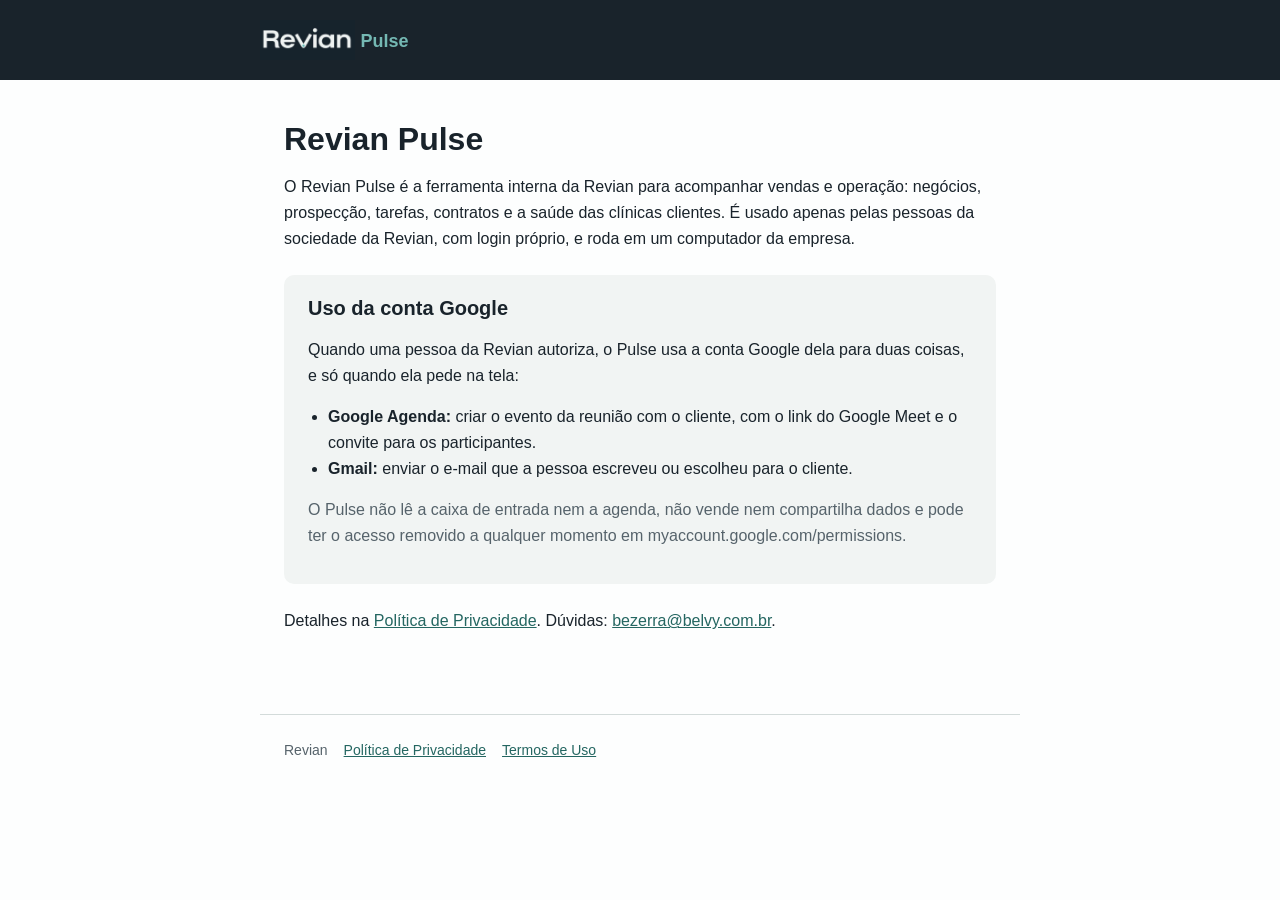
<file: index.html>
<!doctype html>
<html lang="pt-BR">
<head>
<meta charset="utf-8">
<meta name="viewport" content="width=device-width, initial-scale=1">
<title>Revian Pulse</title>
<meta name="description" content="Revian Pulse: ferramenta interna da Revian para acompanhar vendas e operação.">
<link rel="stylesheet" href="estilo.css">
</head>
<body>
<header><a class="marca" href="./"><img src="logo.png" alt="Revian" width="96" height="40"><span>Pulse</span></a></header>
<main>
  <h1>Revian Pulse</h1>
  <p>O Revian Pulse é a ferramenta interna da Revian para acompanhar vendas e operação: negócios, prospecção, tarefas, contratos e a saúde das clínicas clientes. É usado apenas pelas pessoas da sociedade da Revian, com login próprio, e roda em um computador da empresa.</p>
  <div class="bloco">
    <h2 style="margin-top:0">Uso da conta Google</h2>
    <p>Quando uma pessoa da Revian autoriza, o Pulse usa a conta Google dela para duas coisas, e só quando ela pede na tela:</p>
    <ul>
      <li><b>Google Agenda:</b> criar o evento da reunião com o cliente, com o link do Google Meet e o convite para os participantes.</li>
      <li><b>Gmail:</b> enviar o e-mail que a pessoa escreveu ou escolheu para o cliente.</li>
    </ul>
    <p class="suave">O Pulse não lê a caixa de entrada nem a agenda, não vende nem compartilha dados e pode ter o acesso removido a qualquer momento em myaccount.google.com/permissions.</p>
  </div>
  <p>Detalhes na <a href="privacidade.html">Política de Privacidade</a>. Dúvidas: <a href="mailto:bezerra@belvy.com.br">bezerra@belvy.com.br</a>.</p>
</main>
<footer><span>Revian</span><a href="privacidade.html">Política de Privacidade</a><a href="termos.html">Termos de Uso</a></footer>
</body>
</html>
</file>
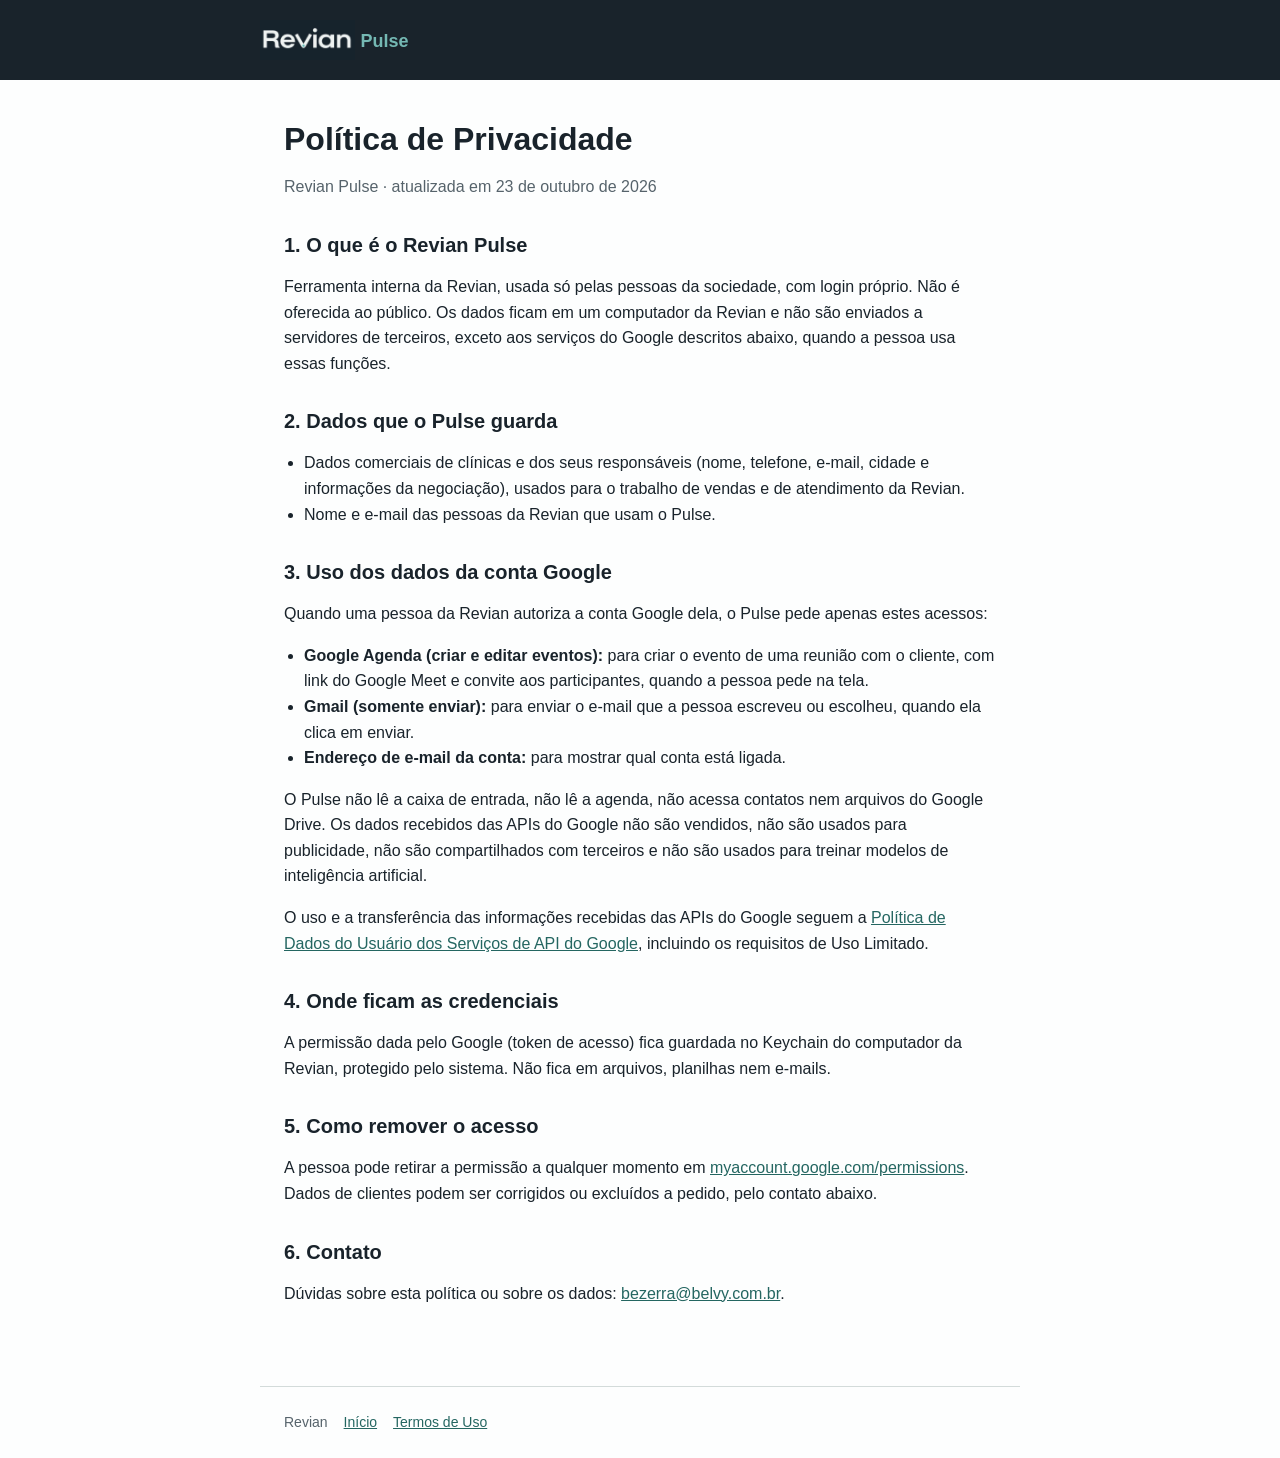
<file: privacidade.html>
<!doctype html>
<html lang="pt-BR">
<head>
<meta charset="utf-8">
<meta name="viewport" content="width=device-width, initial-scale=1">
<title>Política de Privacidade · Revian Pulse</title>
<meta name="description" content="Como o Revian Pulse trata os dados, inclusive os da conta Google autorizada.">
<link rel="stylesheet" href="estilo.css">
</head>
<body>
<header><a class="marca" href="./"><img src="logo.png" alt="Revian" width="96" height="40"><span>Pulse</span></a></header>
<main>
  <h1>Política de Privacidade</h1>
  <p class="suave">Revian Pulse · atualizada em 23 de outubro de 2026</p>

  <h2>1. O que é o Revian Pulse</h2>
  <p>Ferramenta interna da Revian, usada só pelas pessoas da sociedade, com login próprio. Não é oferecida ao público. Os dados ficam em um computador da Revian e não são enviados a servidores de terceiros, exceto aos serviços do Google descritos abaixo, quando a pessoa usa essas funções.</p>

  <h2>2. Dados que o Pulse guarda</h2>
  <ul>
    <li>Dados comerciais de clínicas e dos seus responsáveis (nome, telefone, e-mail, cidade e informações da negociação), usados para o trabalho de vendas e de atendimento da Revian.</li>
    <li>Nome e e-mail das pessoas da Revian que usam o Pulse.</li>
  </ul>

  <h2>3. Uso dos dados da conta Google</h2>
  <p>Quando uma pessoa da Revian autoriza a conta Google dela, o Pulse pede apenas estes acessos:</p>
  <ul>
    <li><b>Google Agenda (criar e editar eventos):</b> para criar o evento de uma reunião com o cliente, com link do Google Meet e convite aos participantes, quando a pessoa pede na tela.</li>
    <li><b>Gmail (somente enviar):</b> para enviar o e-mail que a pessoa escreveu ou escolheu, quando ela clica em enviar.</li>
    <li><b>Endereço de e-mail da conta:</b> para mostrar qual conta está ligada.</li>
  </ul>
  <p>O Pulse não lê a caixa de entrada, não lê a agenda, não acessa contatos nem arquivos do Google Drive. Os dados recebidos das APIs do Google não são vendidos, não são usados para publicidade, não são compartilhados com terceiros e não são usados para treinar modelos de inteligência artificial.</p>
  <p>O uso e a transferência das informações recebidas das APIs do Google seguem a <a href="https://developers.google.com/terms/api-services-user-data-policy" rel="noopener">Política de Dados do Usuário dos Serviços de API do Google</a>, incluindo os requisitos de Uso Limitado.</p>

  <h2>4. Onde ficam as credenciais</h2>
  <p>A permissão dada pelo Google (token de acesso) fica guardada no Keychain do computador da Revian, protegido pelo sistema. Não fica em arquivos, planilhas nem e-mails.</p>

  <h2>5. Como remover o acesso</h2>
  <p>A pessoa pode retirar a permissão a qualquer momento em <a href="https://myaccount.google.com/permissions" rel="noopener">myaccount.google.com/permissions</a>. Dados de clientes podem ser corrigidos ou excluídos a pedido, pelo contato abaixo.</p>

  <h2>6. Contato</h2>
  <p>Dúvidas sobre esta política ou sobre os dados: <a href="mailto:bezerra@belvy.com.br">bezerra@belvy.com.br</a>.</p>
</main>
<footer><span>Revian</span><a href="./">Início</a><a href="termos.html">Termos de Uso</a></footer>
</body>
</html>
</file>
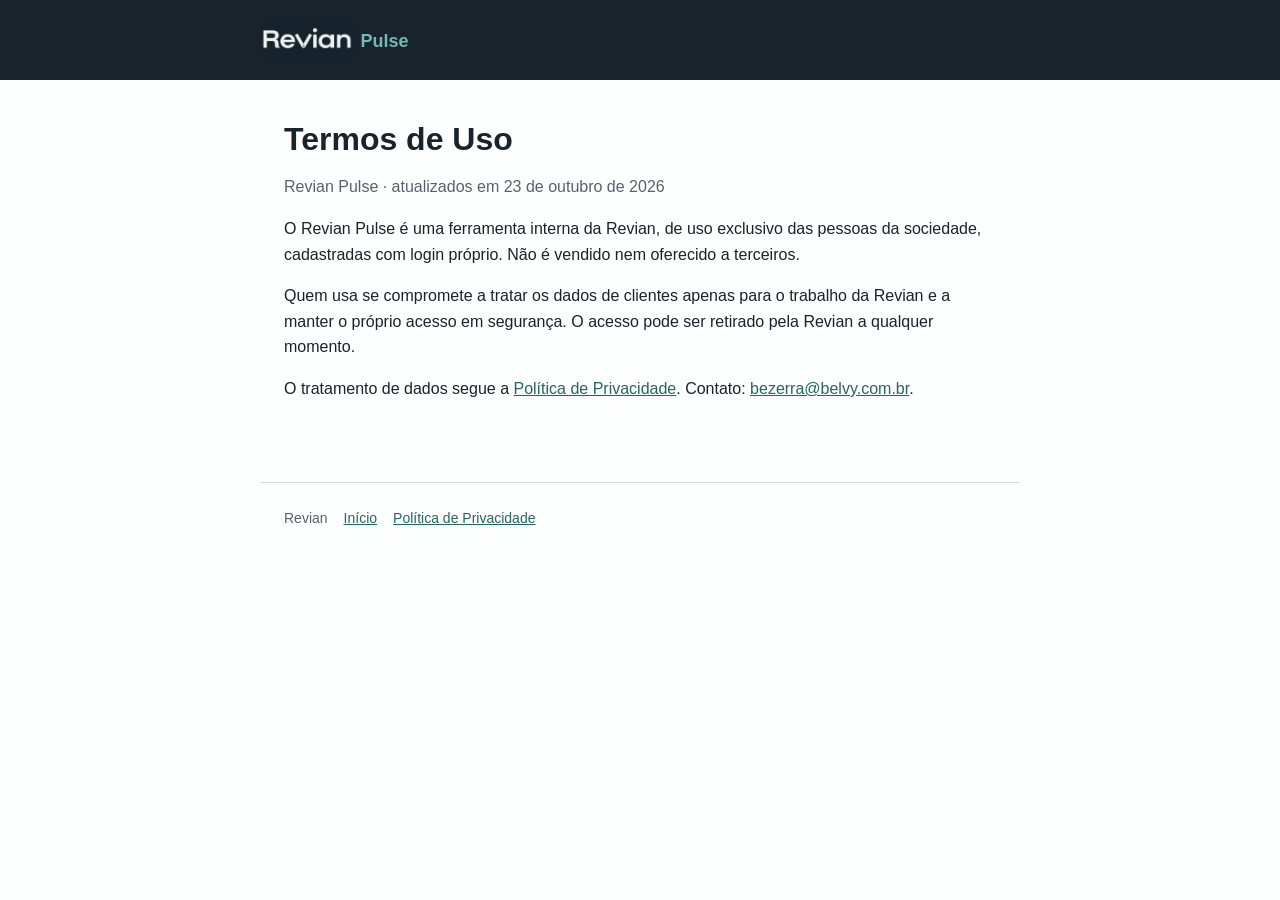
<file: termos.html>
<!doctype html>
<html lang="pt-BR">
<head>
<meta charset="utf-8">
<meta name="viewport" content="width=device-width, initial-scale=1">
<title>Termos de Uso · Revian Pulse</title>
<link rel="stylesheet" href="estilo.css">
</head>
<body>
<header><a class="marca" href="./"><img src="logo.png" alt="Revian" width="96" height="40"><span>Pulse</span></a></header>
<main>
  <h1>Termos de Uso</h1>
  <p class="suave">Revian Pulse · atualizados em 23 de outubro de 2026</p>
  <p>O Revian Pulse é uma ferramenta interna da Revian, de uso exclusivo das pessoas da sociedade, cadastradas com login próprio. Não é vendido nem oferecido a terceiros.</p>
  <p>Quem usa se compromete a tratar os dados de clientes apenas para o trabalho da Revian e a manter o próprio acesso em segurança. O acesso pode ser retirado pela Revian a qualquer momento.</p>
  <p>O tratamento de dados segue a <a href="privacidade.html">Política de Privacidade</a>. Contato: <a href="mailto:bezerra@belvy.com.br">bezerra@belvy.com.br</a>.</p>
</main>
<footer><span>Revian</span><a href="./">Início</a><a href="privacidade.html">Política de Privacidade</a></footer>
</body>
</html>
</file>
<file: estilo.css>
:root { --fundo: #FDFEFE; --painel: #F1F4F3; --tinta: #19232B; --suave: #56636B; --marca: #246661; --lado: #19232B; --borda: #D3DBDA; }
@media (prefers-color-scheme: dark) { :root { --fundo: #19232B; --painel: #1F2A32; --tinta: #F0F3F2; --suave: #A3B1B7; --marca: #74B8B3; --borda: #34434D; } }
* { box-sizing: border-box; }
body { margin: 0; background: var(--fundo); color: var(--tinta); font: 16px/1.6 "DM Sans", -apple-system, BlinkMacSystemFont, "Segoe UI", sans-serif; }
header { background: var(--lado); padding: 20px 24px; }
header .marca { display: flex; align-items: center; gap: 6px; max-width: 760px; margin: 0 auto; text-decoration: none; }
header img { height: 40px; width: auto; display: block; }
header span { font: 600 18px/1 "Outfit", sans-serif; color: #74B8B3; margin-top: 2px; }
main { max-width: 760px; margin: 0 auto; padding: 40px 24px 64px; }
h1 { font: 600 32px/1.2 "Outfit", sans-serif; margin: 0 0 12px; }
h2 { font: 600 20px/1.3 "Outfit", sans-serif; margin: 32px 0 8px; }
p, li { color: var(--tinta); } .suave { color: var(--suave); }
a { color: var(--marca); }
.bloco { background: var(--painel); border-radius: 10px; padding: 20px 24px; margin: 24px 0; }
ul { padding-left: 20px; }
footer { max-width: 760px; margin: 0 auto; padding: 24px; border-top: 1px solid var(--borda); font-size: 14px; color: var(--suave); display: flex; gap: 16px; flex-wrap: wrap; }
</file>
